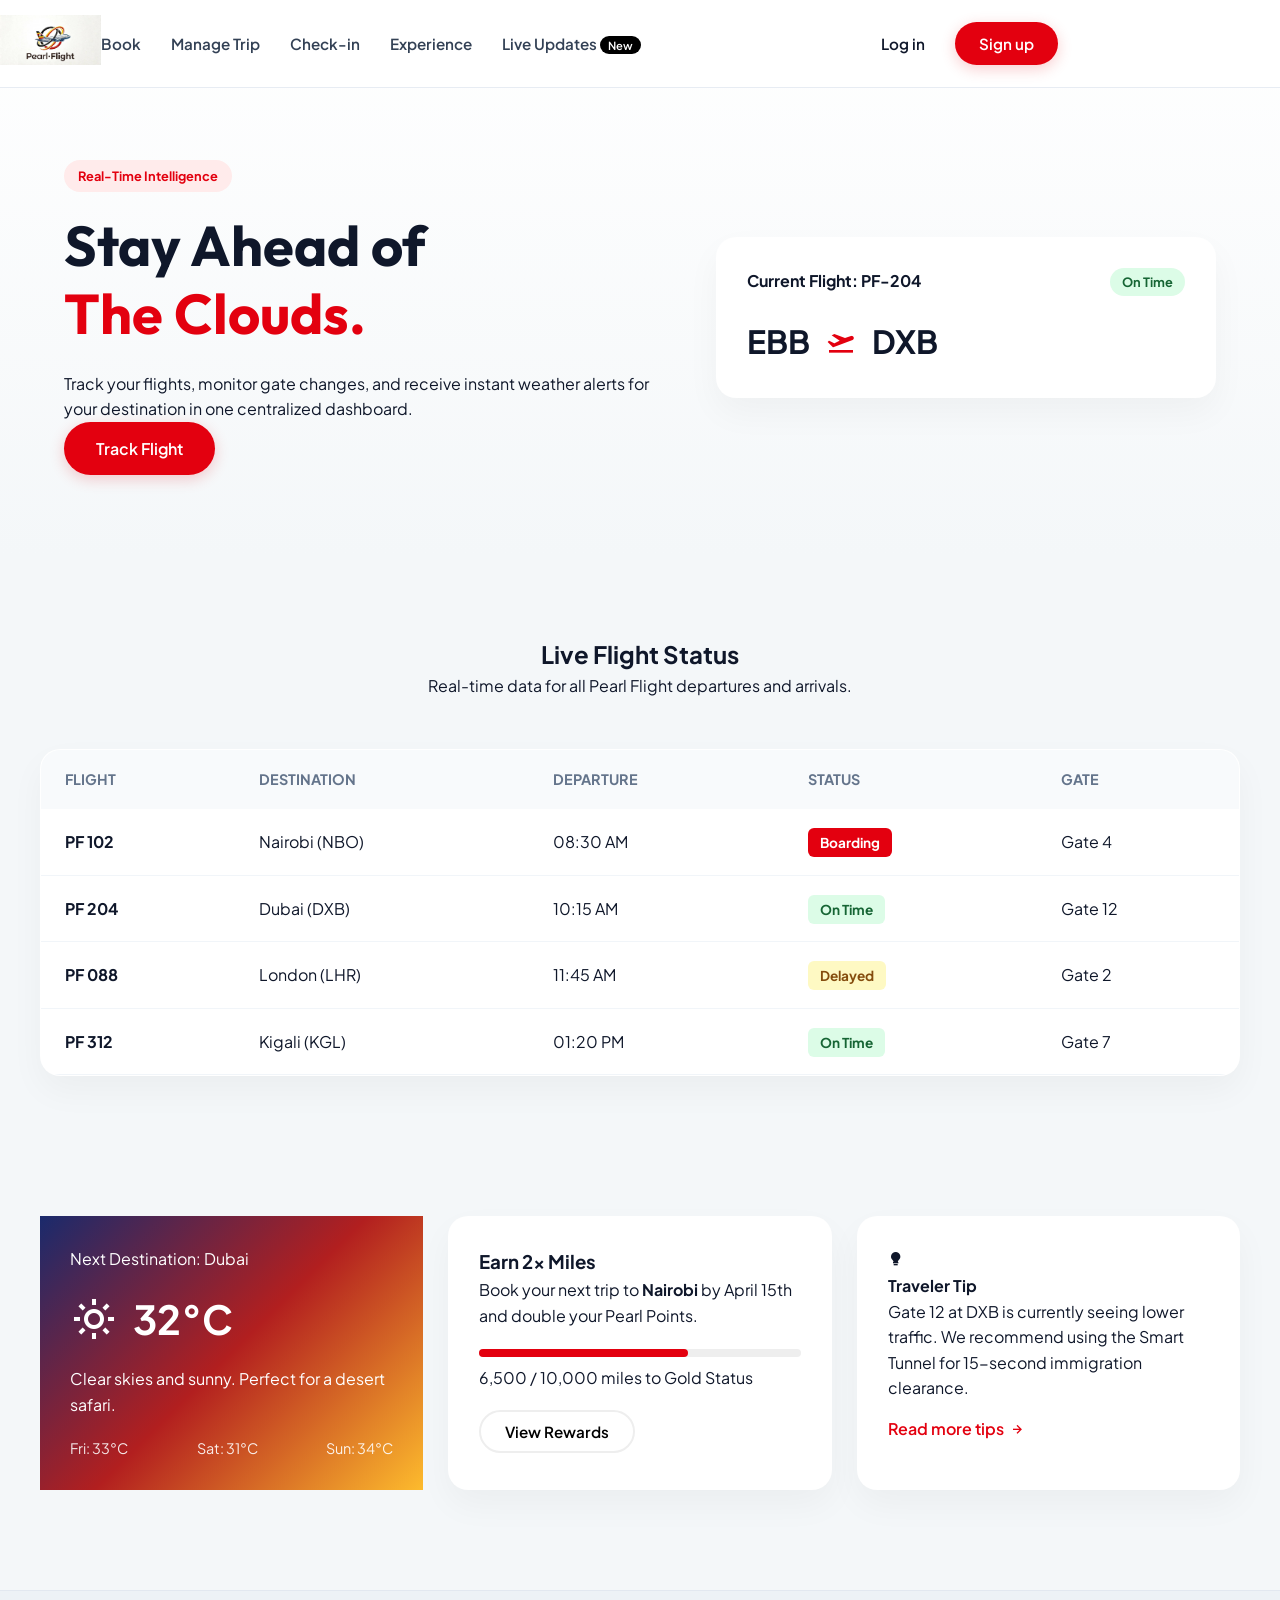
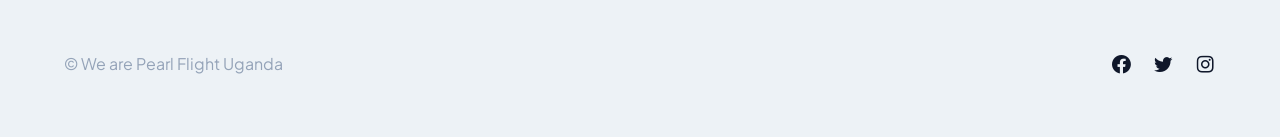
<file: index.html>
<!DOCTYPE html>
<html lang="en">
<head>
    <meta charset="UTF-8">
    <meta name="viewport" content="width=device-width, initial-scale=1.0">
    <title>Pearl Flight | Live Updates</title>
    <link href="https://fonts.googleapis.com/css2?family=Outfit:wght@500;700&family=Plus+Jakarta+Sans:wght@400;600&display=swap" rel="stylesheet">
    <link href='https://unpkg.com/boxicons@2.1.4/css/boxicons.min.css' rel='stylesheet'>
    <link rel="stylesheet" href="index.css">
</head>
<body>
    
    <nav class="navbar">
    <div class="nav-top">
        <a href="#" class="logo">
            <img href="index.html" src="logo.png" alt="Pearl Flight Logo" class="logo-img">
        </a>
        <ul class="nav-pages">
            <li><a href="booking.html">Book</a></li>
            <li><a href="manage.html">Manage Trip</a></li>
            <li><a href="checkin.html">Check-in</a></li>
            <li><a href="experience.html">Experience</a></li>
            <li><a href="#updates">Live Updates <span class="badge pulse">New</span></a></li>
        </ul>
        <div class="nav-buttons container">
            <button class="btn btn-text">Log in</button>
            <button class="btn btn-primary">Sign up</button>
        </div>
        </div>
</nav>

    <header class="top-head">
        <div class="container top-head-grid">
            <div class="top-head-text">
                <span class="top-head-tag">Real-Time Intelligence</span>
                <h1>Stay Ahead of <br><span class="text-red">The Clouds.</span></h1>
                <p>Track your flights, monitor gate changes, and receive instant weather alerts for your destination in one centralized dashboard.</p>
                <div class="top-head-btns">
                    <button class="btn btn-primary btn-lg">Track Flight</button>
                </div>
            </div>
            <div class="top head-visual">
                <div class="status-preview-card">
                    <div class="card-header">
                        <span>Current Flight: PF-204</span>
                        <span class="status-tag">On Time</span>
                    </div>
                    <div class="flight-path">
                        <strong>EBB</strong> <i class='bx bxs-plane-take-off'></i> <strong>DXB</strong>
                    </div>
                </div>
            </div>
        </div>
    </header>

    <section id="updates" class="updates-section container">
        <div class="section-header">
            <h2>Live Flight Status</h2>
            <p>Real-time data for all Pearl Flight departures and arrivals.</p>
        </div>

        <div class="updates-container">
            <div class="table-wrapper">
                <table class="status-table">
                    <thead>
                        <tr>
                            <th>Flight</th>
                            <th>Destination</th>
                            <th>Departure</th>
                            <th>Status</th>
                            <th>Gate</th>
                        </tr>
                    </thead>
                    <tbody>
                        <tr>
                            <td><strong>PF 102</strong></td>
                            <td>Nairobi (NBO)</td>
                            <td>08:30 AM</td>
                            <td><span class="status boarding">Boarding</span></td>
                            <td>Gate 4</td>
                        </tr>
                        <tr>
                            <td><strong>PF 204</strong></td>
                            <td>Dubai (DXB)</td>
                            <td>10:15 AM</td>
                            <td><span class="status ontime">On Time</span></td>
                            <td>Gate 12</td>
                        </tr>
                        <tr>
                            <td><strong>PF 088</strong></td>
                            <td>London (LHR)</td>
                            <td>11:45 AM</td>
                            <td><span class="status delayed">Delayed</span></td>
                            <td>Gate 2</td>
                        </tr>
                        <tr>
                            <td><strong>PF 312</strong></td>
                            <td>Kigali (KGL)</td>
                            <td>01:20 PM</td>
                            <td><span class="status ontime">On Time</span></td>
                            <td>Gate 7</td>
                        </tr>
                    </tbody>
                </table>
            </div>
        </div>
    </section>

    <section class="insights-section container">
        <div class="insights-grid">
            <div class="insight-card weather-card">
                <div class="card-label">Next Destination: Dubai</div>
                <div class="weather-main">
                    <i class='bx bx-sun'></i>
                    <span class="temp">32°C</span>
                </div>
                <p>Clear skies and sunny. Perfect for a desert safari.</p>
                <div class="weather-forecast">
                    <span>Fri: 33°C</span>
                    <span>Sat: 31°C</span>
                    <span>Sun: 34°C</span>
                </div>
            </div>

            <div class="insight-card loyalty-card">
                <h3>Earn 2x Miles</h3>
                <p>Book your next trip to <strong>Nairobi</strong> by April 15th and double your Pearl Points.</p>
                <div class="loyalty-progress">
                    <div class="progress-bar"><div class="fill" style="width: 65%;"></div></div>
                    <span>6,500 / 10,000 miles to Gold Status</span>
                </div>
                <button class="btn btn-outline">View Rewards</button>
            </div>

            <div class="insight-card tip-card">
                <div class="card-icon"><i class='bx bxs-bulb'></i></div>
                <h4>Traveler Tip</h4>
                <p>Gate 12 at DXB is currently seeing lower traffic. We recommend using the Smart Tunnel for 15-second immigration clearance.</p>
                <a href="#" class="link-text">Read more tips <i class='bx bx-right-arrow-alt'></i></a>
            </div>
        </div>
    </section>

    <footer>
        <div class="container footer-content">
            <p>&copy; We are Pearl Flight Uganda</p>
            <div class="social-links">
                <i class='bx bxl-facebook-circle'></i>
                <i class='bx bxl-twitter'></i>
                <i class='bx bxl-instagram'></i>
            </div>
        </div>
    </footer>

</body>
</html>
</file>
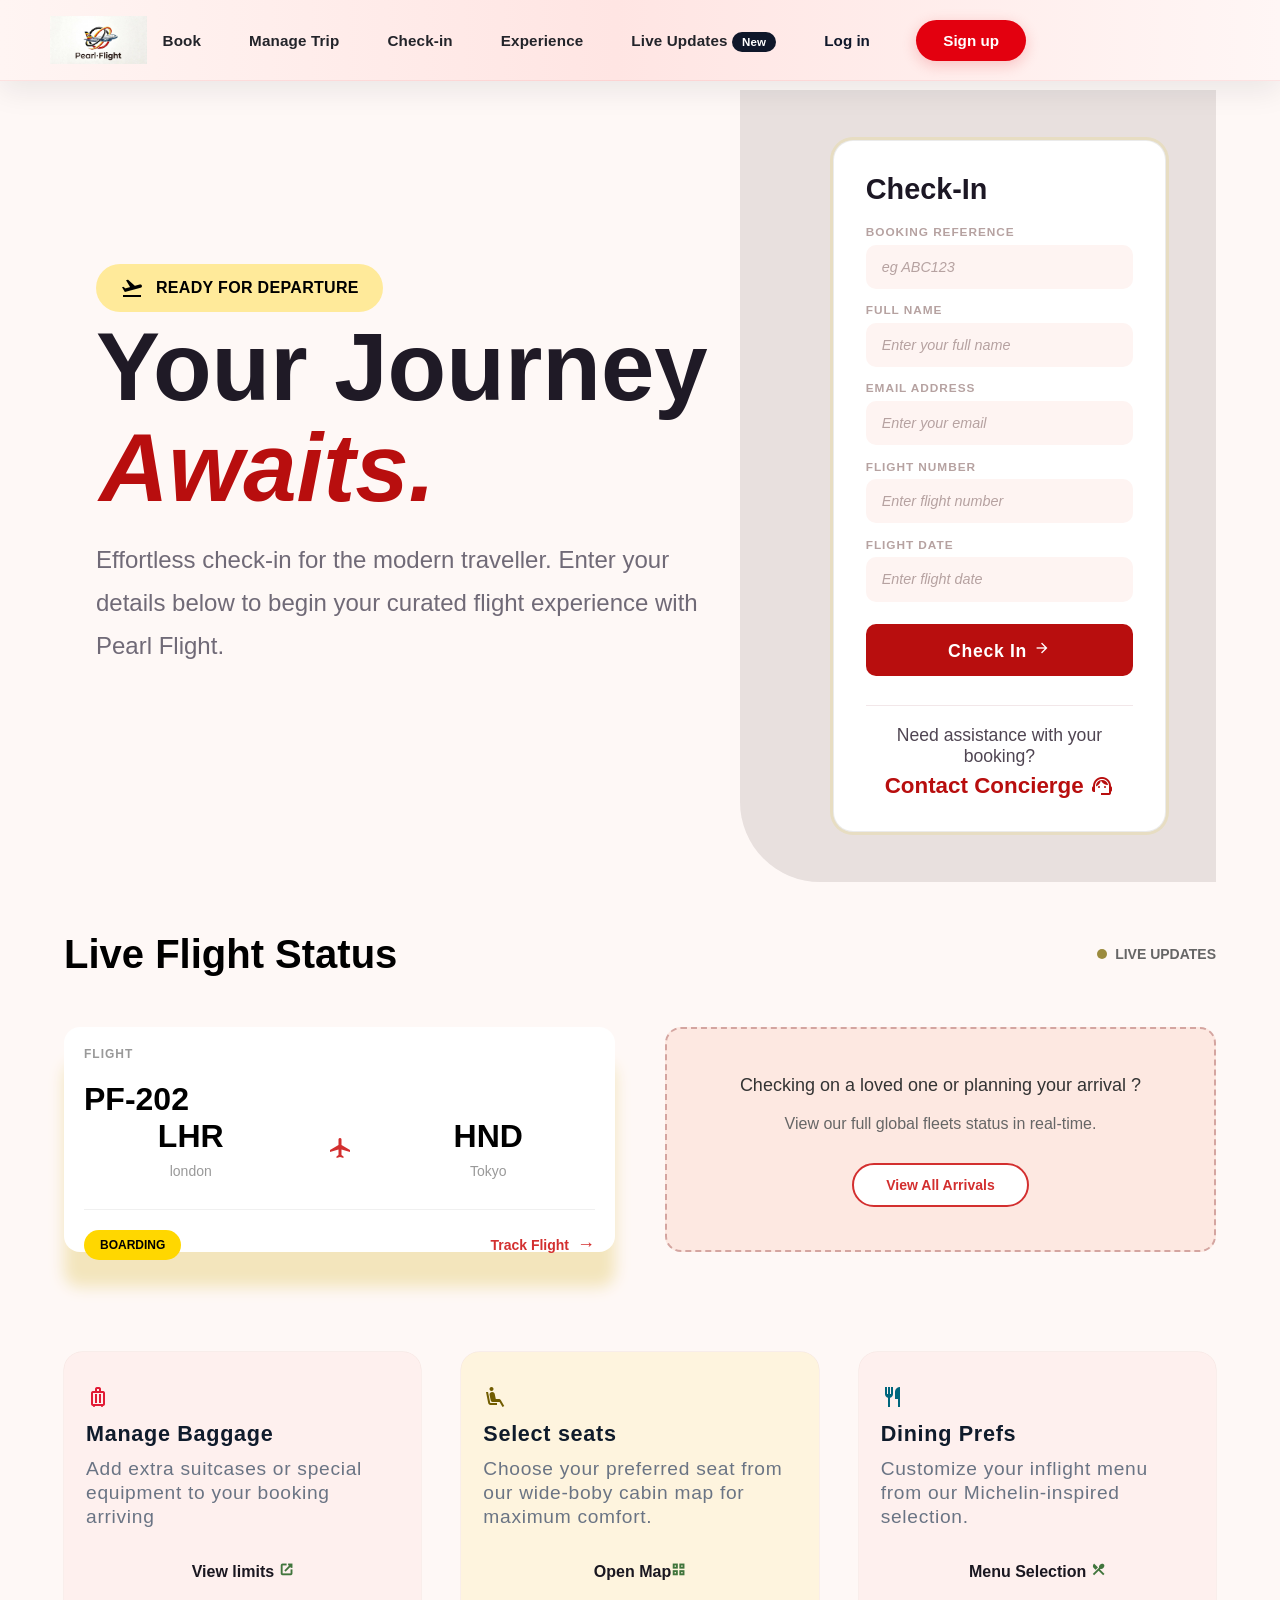
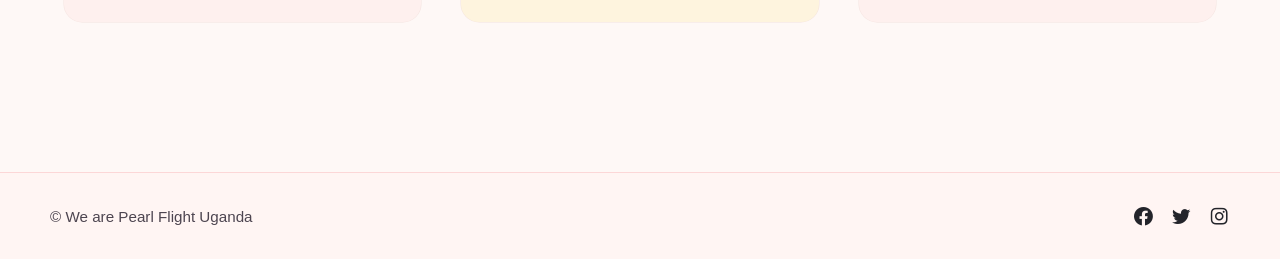
<file: checkin.html>
<!DOCTYPE html>
<html lang="en">
<head>
  <meta charset="UTF-8">
  <meta name="viewport" content="width=device-width, initial-scale=1.0">
  <title>Check-in</title>
  <link href="https://fonts.googleapis.com/css2?family=Material+Symbols+Outlined" rel="stylesheet" />
  <link href='https://unpkg.com/boxicons@2.1.4/css/boxicons.min.css' rel='stylesheet'>
  <link rel="stylesheet" href="checkin.css">
</head>
<body>
  <!-- NAVBAR -->
  <nav class="navbar">
    <div class="nav-top">
        <a href="#" class="logo">
            <img href="index.html" src="logo.png" alt="Pearl Flight Logo" class="logo-img">
        </a>
        <ul class="nav-pages">
            <li><a href="booking.html">Book</a></li>
            <li><a href="manage.html">Manage Trip</a></li>
            <li><a href="checkin.html">Check-in</a></li>
            <li><a href="experience.html">Experience</a></li>
            <li><a href="#updates">Live Updates <span class="badge pulse">New</span></a></li>
        </ul>
        <div class="nav-buttons container">
            <button class="btn btn-text">Log in</button>
            <button class="btn btn-primary">Sign up</button>
        </div>
        </div>
</nav>

<section class="main-content">
   <!-- INTRO AND FORM -->
  <section class="intro-container ">
    <!-- intro -->
    <div class="intro">
      <div class="intro-content">
        <div class="ready-badge">
          <span class="material-symbols-outlined">
            flight_takeoff
          </span>
          <span class="subtitle">
            Ready for departure
          </span>
        </div>
        <h1 class="title">
          Your Journey <br>
          <span class="highlight">Awaits.</span>
        </h1>
        <p class="description">
          Effortless check-in for the modern traveller. Enter your details below to begin your curated flight experience with Pearl Flight.
        </p>
      </div>
    </div>

    <!-- form -->
    <div class="form-container">
      <div class="form-card">
        <h3 class="form-title">Check-In</h3>
        <form class="checkin-form">
          <div class="form-group">
            <label for="reference">BOOKING REFERENCE</label>
            <input type="text" id="reference" name="reference" placeholder="eg ABC123" pattern="[A-Z0-9]{6}" required>
          </div>
          <div class="form-group">
            <label for="full-name">FULL NAME</label>
            <input type="text" id="full-name" name="full-name" placeholder="Enter your full name">
          </div>
          <div class="form-group">
            <label for="email">EMAIL ADDRESS</label>
            <input type="email" id="email" name="email" placeholder="Enter your email" required>
          </div>
          <div class="form-group">
            <label for="flight-number">FLIGHT NUMBER</label>
            <input type="text" id="flight-number" name="flight-number" pattern="[A-Z0-9]{2,3}\d{1,4}" placeholder="Enter flight number">
          </div>
          <div class="form-group">
            <label for="flight-date">FLIGHT DATE</label>
            <input type="text" id="flight-date" name="flight-date" placeholder="Enter flight date">
          </div>
          <button type="submit" class="submit-btn">Check In
            <span class="material-symbols-outlined arrow">arrow_forward</span>
          </button>
        </form>
        <!-- support -->
        <div class="support">
          <p class="support-text">Need assistance with your booking?</p>
          <a href="#" class="support-link">Contact Concierge <span class="material-symbols-outlined">support_agent</span></a>
        </div>
      </div>
    </div>
  </section>

  <!-- LIVE FLIGHT STATUS -->
  <section class="container">
    <div class="header">
      <h2 class="title">
        Live Flight Status
      </h2>
      <!-- Live updates -->
      <div class="live-badge">
        <span class="live-dot"></span>
        <span>LIVE UPDATES</span>
      </div>
    </div>

    <div class="content">
      <div class="flight-card">
        <div class="flight-label">FLIGHT</div>
        <div class="flight-number">PF-202</div>

        <div class="flight-route">
          <div class="location">
            <div class="location-code">LHR</div>
            <div class="location-name">london</div>
          </div>

          <span class="material-symbols-outlined flight-icon">
            flight
          </span>

          <div class="location">
            <div class="location-code">HND</div>
            <div class="location-name">Tokyo</div>
          </div>
        </div>

        <div class="flight-status">
          <span class="boarding-badge">BOARDING</span>
          <a href="#" class="track-link">
            Track Flight <span class="arrow">→</span>
          </a>
        </div>
      </div>
      <!-- Flights info -->
      <div class="info-box">
        <p class="info-text">Checking on a loved one or planning your arrival ?</p>
        <p class="info-subtext">View our full global fleets status in real-time.</p>
        <button class="view-all-btn">View All Arrivals</button>
      </div>
    </div>
  </section>

  <!-- THIRD SECTION -->
  <section class="service-cards">
    <!-- card 1 -->
    <article class="card">
      <div class="card-head">
        <span class="material-symbols-outlined luggage">luggage</span>
        <h3>Manage Baggage</h3>
        <p>Add extra suitcases or special equipment to your booking arriving</p>
      </div>
      <div class="card-footer">
        View limits <span class="material-symbols-outlined new">open_in_new</span>
      </div>
    </article>

    <!-- card 2 -->
    <article class="card">
      <div class="card-head">
        <span class="material-symbols-outlined seat">airline_seat_recline_extra</span>
        <h3>Select seats</h3>
        <p>Choose your preferred seat from our wide-boby cabin map for maximum comfort.</p>
      </div>
      <div class="card-footer">
        Open Map<span class="material-symbols-outlined view">grid_view</span>
      </div>
    </article>

    <!-- card 3 -->
    <article class="card">
      <div class="card-head">
        <span class="material-symbols-outlined cutlery">restaurant</span>
        <h3>Dining Prefs</h3>
        <p>Customize your inflight menu from our Michelin-inspired selection.</p>
      </div>
      <div class="card-footer">
        Menu Selection <span class="material-symbols-outlined menu">restaurant_menu</span>
      </div>
    </article>
  </section>
</section>

<!-- FOOTER -->
 <footer>
    <div class="container footer-content">
        <p>&copy; We are Pearl Flight Uganda</p>
        <div class="social-links">
            <i class='bx bxl-facebook-circle'></i>
            <i class='bx bxl-twitter'></i>
            <i class='bx bxl-instagram'></i>
        </div>
    </div>
</footer>
 
</body>
</html>
</file>
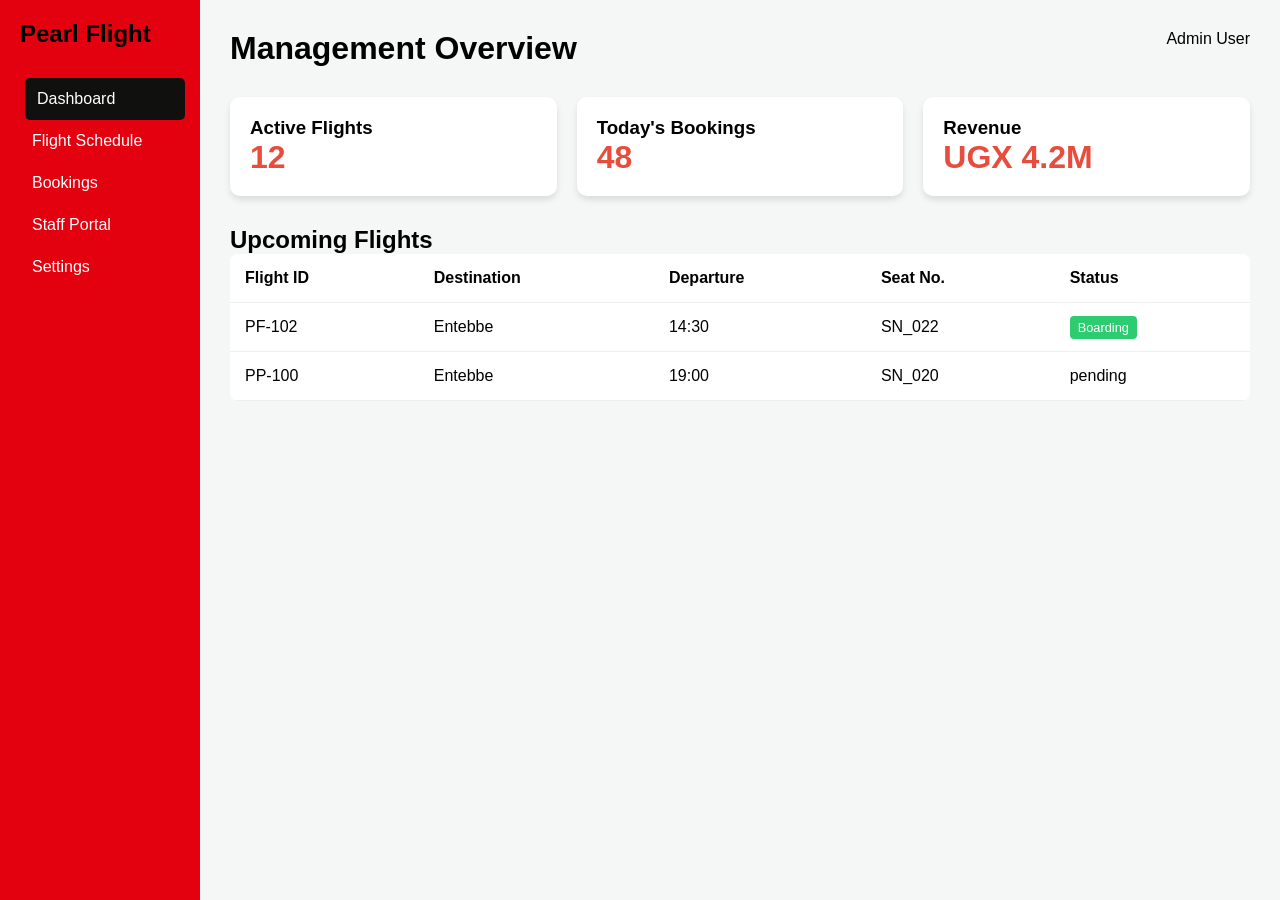
<file: manage.html>
<!DOCTYPE html>
<html lang="en">
<head>
    <meta charset="UTF-8">
    <meta name="viewport" content="width=device-width, initial-scale=1.0">
    <title>Pearl Flight - Management</title>
    <link rel="stylesheet" href="manage.css">
</head>
<body>
    <div class="dashboard-container">
        <aside class="sidebar">
            <div class="logo">Pearl Flight</div>
            <nav>
                <ul>
                    <li><a href="#" class="active">Dashboard</a></li>
                    <li><a href="#">Flight Schedule</a></li>
                    <li><a href="#">Bookings</a></li>
                    <li><a href="#">Staff Portal</a></li>
                    <li><a href="#">Settings</a></li>
                </ul>
            </nav>
        </aside>

        <main class="main-content">
            <header>
                <h1>Management Overview</h1>
                <div class="user-profile">Admin User</div>
            </header>

            <section class="stats-grid">
                <div class="card">
                    <h3>Active Flights</h3>
                    <p class="number">12</p>
                </div>
                <div class="card">
                    <h3>Today's Bookings</h3>
                    <p class="number">48</p>
                </div>
                <div class="card">
                    <h3>Revenue</h3>
                    <p class="number">UGX 4.2M</p>
                </div>
            </section>

            <section class="table-section">
                <h2>Upcoming Flights</h2>
                <table>
                    <thead>
                        <tr>
                            <th>Flight ID</th>
                            <th>Destination</th>
                            <th>Departure</th>
                            <th>Seat No.</th>
                            <th>Status</th>
                        </tr>
                    </thead>
                    <tbody>
                        <tr>
                            <td>PF-102</td>
                            <td>Entebbe</td>
                            <td>14:30</td>
                            <td>SN_022</td>
                            <td><span class="status boarding">Boarding</span></td>
                        </tr>
                        <tr>
                            <td>PP-100</td>
                            <td>Entebbe</td>
                            <td>19:00</td>
                            <td>SN_020</td>
                            <td>pending</td>
                        </tr>
                    </tbody>
                </table>
            </section>
        </main>
    </div>
</body>
</html>
</file>
<file: index.css>
* {
    margin: 0;
    padding: 0;
    box-sizing: border-box;
}

body {
    font-family: 'Plus Jakarta Sans', sans-serif;
    background-color: #f4f7f9; 
    color: #0F172A;
    line-height: 1.6;
}

.container {
    max-width: 1200px;
    margin: 0 auto;
    padding: 0 24px;
}

.navbar {
    position: fixed;
    top: 0;
    width: 100%;
    z-index: 1000;
    background: rgba(255, 255, 255, 0.9); 
    backdrop-filter: blur(12px); 
    -webkit-backdrop-filter: blur(12px);
    padding: 15px 0;
    border-bottom: 1px solid rgba(226, 232, 240, 0.8);
}

.nav-top {
    display: flex;
    justify-content: space-between;
    align-items: center;
}

.logo-img {
    height: 50px;
    width: auto;
}

.nav-pages {
    display: flex;
    list-style: none;
    gap: 30px;
}

.nav-pages a {
    text-decoration: none;
    color: #334155;
    font-weight: 600;
    font-size: 0.95rem;
    transition: 0.3s;
}

.nav-pages a:hover { color: #E3000F; }

.nav-buttons {
    display: flex;
    align-items: center;
    gap: 12px;
}

.badge {
    background: #000000;
    color: white;
    font-size: 0.7rem;
    padding: 2px 8px;
    border-radius: 10px;
}

.pulse { animation: pulse-red 2s infinite; }

@keyframes pulse-red {
    0% { box-shadow: 0 0 0 0 rgba(227, 0, 15, 0.7); }
    70% { box-shadow: 0 0 0 10px rgba(227, 0, 15, 0); }
    100% { box-shadow: 0 0 0 0 rgba(227, 0, 15, 0); }
}

.top-head {
    padding: 160px 0 80px;
    background: linear-gradient(180deg, #ffffff 0%, #f4f7f9 100%);
}

.top-head-grid {
    display: grid;
    grid-template-columns: 1.1fr 0.9fr;
    gap: 40px;
    align-items: center;
}

.top-head-tag {
    display: inline-block;
    padding: 6px 14px;
    background: #ffebeb;
    color: #E3000F;
    border-radius: 20px;
    font-weight: 700;
    font-size: 0.8rem;
    margin-bottom: 20px;
}

.top-head-text h1 {
    font-family: 'Outfit', sans-serif;
    font-size: 3.5rem;
    line-height: 1.2;
    margin-bottom: 24px;
}

.text-red { color: #E3000F; }

/* Cards & Containers - White "Pop" on Calm BG */
.status-preview-card, 
.table-wrapper, 
.insight-card:not(.weather-card) {
    background: #ffffff;
    border-radius: 20px;
    box-shadow: 0 15px 35px rgba(0, 0, 0, 0.04);
    border: 1px solid rgba(255, 255, 255, 0.8);
}

.status-preview-card {
    padding: 30px;
}

.card-header {
    display: flex;
    justify-content: space-between;
    margin-bottom: 20px;
    font-weight: 700;
}

.status-tag {
    background: #dcfce7;
    color: #166534;
    padding: 4px 12px;
    border-radius: 15px;
    font-size: 0.8rem;
}

.flight-path {
    font-size: 2rem;
    display: flex;
    align-items: center;
    gap: 15px;
}

.flight-path i { color: #E3000F; }

/* Live Updates Table */
.updates-section { padding: 80px 0; }
.section-header { text-align: center; margin-bottom: 50px; }

.table-wrapper {
    overflow: hidden;
}

.status-table {
    width: 100%;
    border-collapse: collapse;
    text-align: left;
}

.status-table th {
    background: #f8fafc;
    padding: 18px 24px;
    font-weight: 700;
    color: #64748B;
    font-size: 0.9rem;
    text-transform: uppercase;
}

.status-table td {
    padding: 20px 24px;
    border-bottom: 1px solid #f1f5f9;
}

/* Status Labels */
.status {
    padding: 6px 12px;
    border-radius: 6px;
    font-size: 0.85rem;
    font-weight: 700;
}

.boarding { background: #E3000F; color: white; }
.ontime { background: #dcfce7; color: #166534; }
.delayed { background: #fef9c3; color: #854d0e; }

/* Buttons & Interactive Elements */
.btn {
    padding: 12px 24px;
    border-radius: 50px; /* Modern Pill Shape */
    font-weight: 600;
    cursor: pointer;
    border: none;
    transition: all 0.3s cubic-bezier(0.4, 0, 0.2, 1);
    font-family: 'Plus Jakarta Sans', sans-serif;
    font-size: 0.95rem;
}

.btn-primary { 
    background: #E3000F; 
    color: white; 
    box-shadow: 0 4px 15px rgba(227, 0, 15, 0.2);
}

.btn-primary:hover {
    background: #c2000d;
    transform: translateY(-2px);
    box-shadow: 0 6px 20px rgba(227, 0, 15, 0.3);
}

.btn-text {
    background: transparent;
    color: #0F172A;
    padding: 12px 18px;
}

.btn-text:hover {
    color: #E3000F;
    background: rgba(227, 0, 15, 0.05);
}

.btn-lg { padding: 16px 32px; font-size: 1rem; }

.btn-outline {
    background: transparent;
    border: 2px solid #eee;
    padding: 10px 24px;
    border-radius: 50px;
}

.btn-outline:hover {
    border-color: #E3000F;
    color: #E3000F;
}

/* Insights Section */
.insights-section {
    padding: 60px 0 100px;
}

.insights-grid {
    display: grid;
    grid-template-columns: repeat(auto-fit, minmax(300px, 1fr));
    gap: 25px;
}

.insight-card {
    padding: 30px;
    transition: transform 0.3s ease;
}

.insight-card:hover {
    transform: translateY(-5px);
}

.weather-card {
    background: linear-gradient(135deg, #1a2a6c, #b21f1f, #fdbb2d);
    color: white;
    border: none;
}

.weather-main {
    display: flex;
    align-items: center;
    gap: 15px;
    margin: 15px 0;
}

.weather-main i { font-size: 3rem; }
.weather-main .temp { font-size: 2.5rem; font-weight: 700; }

.weather-forecast {
    display: flex;
    justify-content: space-between;
    margin-top: 20px;
    font-size: 0.9rem;
    opacity: 0.9;
}

.loyalty-progress { margin: 20px 0; }

.progress-bar {
    background: #eee;
    height: 8px;
    border-radius: 10px;
    margin-bottom: 8px;
}

.progress-bar .fill {
    background: #E3000F;
    height: 100%;
    border-radius: 10px;
}

.link-text {
    color: #E3000F;
    text-decoration: none;
    font-weight: 600;
    display: inline-flex;
    align-items: center;
    gap: 5px;
    margin-top: 15px;
}

/* Footer */
footer {
    padding: 60px 0;
    background: #edf2f6; 
    border-top: 1px solid #e2e8f0;
}

.footer-content {
    display: flex;
    justify-content: space-between;
    align-items: center;
    color: #94A3B8;
}

.social-links {
    display: flex;
    gap: 20px;
    font-size: 1.4rem;
    color: #0F172A;
}

/* Responsive */
@media (max-width: 992px) {
    .nav-pages { display: none; } 
    .top-head-grid { grid-template-columns: 1fr; text-align: center; }
    .top-head-text h1 { font-size: 2.8rem; }
    .top-head-text p { margin: 0 auto 30px; }
    .top-head-btns { display: flex; justify-content: center; }
}

@media (max-width: 480px) {
    .nav-buttons { display: none; } 
}
</file>
<file: checkin.css>
* {
  box-sizing: border-box;
  margin: 0;
  padding: 0;
}

:root {
  --bg: #f8f6f3;
  --panel: #ffffff;
  --primary: #b80e0e;
  --primary-dark: #8f0b0b;
  --text: #1a1720;
  --muted: #706a77;
  --border: rgba(0, 0, 0, 0.08);
  --shadow: 0 16px 30px rgba(26, 23, 32, 0.15);
}

html, body {
  height: 100%;
  font-family: 'Segoe UI', 'Roboto', 'Helvetica Neue', Arial, sans-serif;
  color: var(--text);
  place-items: center;
  min-height: 100vh;
  background-color: #FEF8F6;
}

.navbar {
    position: fixed;
    top: 0;
    left: 0;
    right: 0;
    z-index: 1000;
    background: linear-gradient(90deg, #fff5f3 0%, #ffe5e3 48%, #fff6f5 100%);
    border-bottom: 1px solid rgba(227, 0, 15, 0.08);
    padding: 16px 0;
    box-shadow: 0 10px 30px rgba(15, 23, 42, 0.08);
}

.nav-top {
    width: min(1180px, 94%);
    margin: 0 auto;
    display: flex;
    justify-content: space-between;
    align-items: center;
    gap: 1rem;
}

.logo {
    display: flex;
    align-items: center;
}

.logo-img {
    height: 48px;
    width: auto;
}

.nav-pages {
    display: flex;
    flex-wrap: nowrap;
    list-style: none;
    gap: 48px;
    align-items: center;
}

.nav-pages li {
    display: inline-flex;
    flex-wrap: nowrap;
    width: max-content;
}

.nav-pages a {
    text-decoration: none;
    flex-wrap: nowrap;
    color: #23242a;
    font-weight: 600;
    font-size: 0.95rem;
    letter-spacing: 0.01em;
    transition: color 0.25s ease, transform 0.25s ease;
}

.nav-pages a:hover,
.nav-pages a.active {
    color: #E3000F;
    transform: translateY(-1px);
}

.nav-buttons {
    display: flex;
    align-items: center;
    gap: 14px;
}

.nav-buttons .btn {
    min-width: 110px;
}

.badge {
    background: #0F172A;
    color: white;
    font-size: 0.72rem;
    padding: 4px 10px;
    border-radius: 999px;
    letter-spacing: 0.01em;
}

.pulse { animation: pulse-red 2s infinite; }

@keyframes pulse-red {
    0% { box-shadow: 0 0 0 0 rgba(227, 0, 15, 0.7); }
    70% { box-shadow: 0 0 0 10px rgba(227, 0, 15, 0); }
    100% { box-shadow: 0 0 0 0 rgba(227, 0, 15, 0); }
}

.top-head {
    padding: 160px 0 80px;
    background: linear-gradient(180deg, #ffffff 0%, #f4f7f9 100%);
}

.top-head-grid {
    display: grid;
    grid-template-columns: 1.1fr 0.9fr;
    gap: 40px;
    align-items: center;
}

.top-head-tag {
    display: inline-block;
    padding: 6px 14px;
    background: #ffebeb;
    color: #E3000F;
    border-radius: 20px;
    font-weight: 700;
    font-size: 0.8rem;
    margin-bottom: 20px;
}

.top-head-text h1 {
    font-family: 'Outfit', sans-serif;
    font-size: 3.5rem;
    line-height: 1.2;
    margin-bottom: 24px;
}

.text-red { color: #E3000F; }

/* Buttons & Interactive Elements */
.btn {
    padding: 12px 24px;
    border-radius: 50px; /* Modern Pill Shape */
    font-weight: 600;
    cursor: pointer;
    border: none;
    transition: all 0.3s cubic-bezier(0.4, 0, 0.2, 1);
    font-family: 'Plus Jakarta Sans', sans-serif;
    font-size: 0.95rem;
}

.btn-primary { 
    background: #E3000F; 
    color: white; 
    box-shadow: 0 4px 15px rgba(227, 0, 15, 0.2);
}

.btn-primary:hover {
    background: #c2000d;
    transform: translateY(-2px);
    box-shadow: 0 6px 20px rgba(227, 0, 15, 0.3);
}

.btn-text {
    background: transparent;
    color: #0F172A;
    padding: 12px 18px;
}

.btn-text:hover {
    color: #E3000F;
    background: rgba(227, 0, 15, 0.05);
}

.btn-lg { padding: 16px 32px; font-size: 1rem; }

.btn-outline {
    background: transparent;
    border: 2px solid #eee;
    padding: 10px 24px;
    border-radius: 50px;
}

.btn-outline:hover {
    border-color: #E3000F;
    color: #E3000F;
}

/* CHECKIN SECTION */
.container {
  width: 90vw;
  margin: 0 auto;
  align-items: center;
}

.intro-container {
  display: flex;
  flex-direction: row;
  width: 90vw;
  margin: 0 auto;
  align-items: center;
}

.main-content {
  background-color: #FEF8F6;
  padding: 50px 0;
}

/* Left intro text */
.intro {
  padding: 2rem;
}

.intro .badge {
  display: inline-block;
  background: #ffea9a;
  color: #5d4719;
  font-weight: 700;
  padding: 0.35rem 0.8rem;
  border-radius: 999px;
  margin-bottom: 1rem;
  font-size: 0.85rem;
  letter-spacing: 0.02em;
}

.intro .subtitle {
  display: block;
  color: #444049;
  margin-top: 0.8rem;
  margin-bottom: 1rem;
  font-weight: 600;
  font-size: 1rem;
  letter-spacing: 0.02em;
}

.intro .title {
  font-size: clamp(6rem, 5vw, 5rem);
  line-height: 1.05;
  font-weight: 800;
  margin-top: 0.3rem;
  color: #1f1a26;
}

.intro .title .highlight {
  color: var(--primary);
  display: inline-block;
  margin-left: 0.2rem;
  font-size: clamp(6rem, 4vw, 4rem);
  font-style: italic;
}

.intro .description {
  margin-top: 1.2rem;
  color: var(--muted);
  font-size: 24px;
  line-height: 1.8;
}

/* Right form card */

.form-container {
  width: 80vw;
  background-color: #E8E0DE;
  justify-content: center;
  margin: 40px 0 0 0;
  border-bottom-left-radius: 5rem;
}

.form-card {
  width: 70%;
  background: var(--panel);
  border: 1px solid var(--border);
  border-radius: 20px;
  /* box-shadow: var(--shadow); */
  box-shadow: 0 0 0 3px #E7DDC2;
  padding: 2rem;
  overflow: hidden;
  margin: 50px 50px 50px auto;
}

.form-card .form-title {
  font-size: 1.8rem;
  margin-bottom: 1.2rem;
  color: #1c1724;
  font-weight: 700;
}

.checkin-form {
  display: grid;
  gap: 0.9rem;
}

.checkin-form .form-group {
  display: grid;
  gap: 0.35rem;
}

label {
  font-size: 0.74rem;
  color: #B6A2A1;
  font-weight: 600;
  letter-spacing: 0.08em;
  text-transform: uppercase;
} 

input {
  width: 100%;
  padding: 0.88rem 1rem;
  border-radius: 10px;
  border: #ecdee4;
  background: #fef4f2;
  color: #2b2531;
  font-size: 0.9rem;
  transition: border-color 0.2s ease, box-shadow 0.2s ease;
}

input:focus {
  outline: none;
  border-color: var(--primary);
  box-shadow: 0 0 0 2px #FCD70C;
}

input::placeholder {
  color: #b6a2a1;
  font-style: italic;
}

.submit-btn {
  margin-top: 0.5rem;
  background: var(--primary);
  color: #fff;
  border: 0;
  font-size: 1.1rem;
  font-weight: 700;
  letter-spacing: 0.04em;
  padding: 0.92rem 1rem;
  border-radius: 10px;
  cursor: pointer;
  transition: transform 0.2s ease, background-color 0.2s ease;
}

.submit-btn:hover {
  background: #FF0018;
  transform: translateY(-1px);
}

.checkin-form .form-group:last-child {
  margin-top: 0.4rem;
}

.arrow {
  font-size: 1.2rem;
  font-weight: 400;
  align-self: center;
}

.support {
  margin-top: 1.8rem;
  border-top: 1px solid #f2e7e9;
  padding-top: 1.2rem;
  text-align: center;
}

.support-text {
  font-size: 1.1rem;
  color: #4f4552;
  margin-bottom: 0.35rem;
}

.support-link {
  display: inline-flex;
  align-items: center;
  gap: 0.4rem;
  font-size: 1.4rem;
  font-weight: 700;
  color: var(--primary);
  text-decoration: none;
}

.support-link:hover {
  color: var(--primary-dark);
}

.support-icon {
  font-size: 1.2rem;
}

/* Ready for departure badge */
.ready-badge {
  display: inline-flex;
  align-items: center;
  gap: 0.75rem;
  background: #ffea9a;
  color: #000;
  padding: 0.75rem 1.5rem;
  border-radius: 999px;
  font-weight: 700;
  font-size: 1rem;
  letter-spacing: 0.02em;
  text-transform: uppercase;
}

.ready-badge .material-symbols-outlined {
  font-size: 1.5rem;
  font-weight: 400;
}

.ready-badge .subtitle {
  margin: 0;
  font-weight: 700;
  font-size: 1rem;
  color: #000;
}

.submit-btn + .help {
  font-size: 0.85rem;
  margin-top: 0.8rem;
  text-align: center;
  color: #67606b;
}

/* LIVE FLIGHT STATUS */

.header {
    display: flex;
    justify-content: space-between;
    align-items: center;
    margin-bottom: 50px;
    margin-top: 50px;
}

.title {
    font-size: 40px;
    font-weight: 700;
    color: #000;
}

.live-badge {
    display: flex;
    align-items: center;
    gap: 8px;
    font-size: 14px;
    font-weight: 600;
    color: #666;
}

.live-dot {
    width: 10px;
    height: 10px;
    background-color: #9b8b3d;
    border-radius: 50%;
}

.content {
    display: grid;
    grid-template-columns: 0.5fr 0.5fr;
    gap: 50px;
}

.flight-card {
    height: 25vh;
    background: white;
    border-radius: 16px;
    padding: 20px;
    box-shadow: 0 35px 15px #F3E5BC;
}

.flight-label {
    font-size: 12px;
    font-weight: 600;
    color: #999;
    text-transform: uppercase;
    letter-spacing: 1px;
    margin-bottom: 20px;
}

.flight-number {
    font-size: 32px;
    font-weight: 700;
    color: #000;
}

.flight-route {
    display: grid;
    grid-template-columns: 1fr auto 1fr;
    align-items: center;
    gap: 30px;
    margin-bottom: 30px;
}

.location {
    text-align: center;
}

.location-code {
    font-size: 32px;
    font-weight: 700;
    color: #000;
    margin-bottom: 8px;
}

.location-name {
    font-size: 14px;
    color: #999;
}
.flight-icon {
     color:#d32f2f;
}
.flight-status {
    display: flex;
    justify-content: space-between;
    align-items: center;
    margin-top: 30px;
    padding-top: 20px;
    border-top: 1px solid #f0f0f0;
}

.boarding-badge {
    background-color: #ffd700;
    color: #000;
    padding: 8px 16px;
    border-radius: 24px;
    font-size: 12px;
    font-weight: 600;
}

.track-link {
    color: #d32f2f;
    text-decoration: none;
    font-weight: 600;
    font-size: 14px;
    display: flex;
    align-items: center;
    gap: 8px;
}

.track-link:hover {
    text-decoration: underline;
}

.arrow {
    font-size: 18px;
}

.info-box {
    background-color: #fde8e1;
    border: 2px dashed #d4a5a0;
    border-radius: 16px;
    padding: 40px;
    display: flex;
    flex-direction: column;
    justify-content: center;
    text-align: center;
}

.info-text {
    font-size: 18px;
    color: #333;
    margin-bottom: 16px;
    line-height: 1.5;
}

.info-subtext {
    font-size: 16px;
    color: #666;
    margin-bottom: 30px;
}

.view-all-btn {
    background-color: white;
    color: #d32f2f;
    border: 2px solid #d32f2f;
    padding: 12px 32px;
    border-radius: 24px;
    font-size: 14px;
    font-weight: 600;
    cursor: pointer;
    align-self: center;
    transition: all 0.3s ease;
}

.view-all-btn:hover {
    background-color: #d32f2f;
    color: white;
}

/* INFO_CARDS */
.service-cards {
  width: 90vw;
  margin: 100px auto;
  align-items: middle;
  justify-content: center;
  display: grid;
  grid-template-columns: repeat(3, 1.1fr);
  gap: 40px;
}

.card {
  background: #fff;
  border-radius: 18px;
  border: #f3e3df;
  overflow: hidden;
  padding: 20px 22px;
  display: grid;
  height: 30vh;
  place-items: center;
  box-shadow: 0 0 0 0.5px #f3e3df;
}

.card:nth-child(1),
.card:nth-child(3) {
  background: #FEF0EE;
}

.card:nth-child(1):hover,
.card:nth-child(3):hover {
  background: #FDE8E1;
}
.card:nth-child(2) {
  background: #fef4de;
}

.card:nth-child(2):hover {
  background: #F3E5BC;
}

.card-head {
  display: inline-block;
  font-size: 1.1rem;
  font-weight: 700;
  margin-bottom: 8px;
  letter-spacing: 0.04em;
}

.card-head h3 {
  margin: 0 0 10px;
  font-size: 1.35rem;
  color: #0f1b2b;
  
}

.card-head p {
  margin: 0;
  color: #6a7484;
  font-size: 1.2rem;
  line-height: 1.5rem;
  font-weight: 400;
}

.card-footer {
  font-weight: 600;
  gap: 4px;
}

.card-footer:nth-child(1) {
   color: #e11b35;
 }


.luggage,
.new {
  color: #e11b35;
  margin-bottom: 12px;
}

.seat,
.view {
  margin-bottom: 12px;
  color: #715C00;
}

.cutlery,
.menu {
  margin-bottom: 12px;
  color: #00667D;
}

.card-footer span {
  color: #40753c;
  font-size: 0.95rem;
  font-weight: 700;
}

/* Media queries */

@media (max-width: 760px) {
  .service-cards {
    padding: 0 12px 28px;
    gap: 14px;
  }
  .card {
    min-height: 190px;
  }
}

@media (max-width: 900px) {
  .container {
    grid-template-columns: 1fr;
    gap: 2rem;
    text-align: center;
  }

  .form-card .form-title {
    text-align: left;
  }
}

@media (max-width: 768px) {
    .content {
        grid-template-columns: 1fr;
    }

    .title {
        font-size: 32px;
    }

    .flight-number {
        font-size: 40px;
    }
}

/* Footer */
footer {
  width: 100%;
  background: #fff5f3;
  padding: 2rem 0;
  border-top: 1px solid rgba(227, 0, 15, 0.12);
}

footer .footer-content {
  width: min(1180px, 94%);
  margin: 0 auto;
  display: flex;
  justify-content: space-between;
  align-items: center;
  gap: 1rem;
  color: #4d4550;
  font-size: 0.95rem;
}

footer p {
  margin: 0;
}

footer .social-links {
  display: flex;
  align-items: center;
  gap: 1rem;
}

footer .social-links i {
  color: #23242a;
  font-size: 1.4rem;
  transition: color 0.2s ease, transform 0.2s ease;
  cursor: pointer;
}

footer .social-links i:hover {
  color: #E3000F;
  transform: translateY(-1px);
}

@media (max-width: 700px) {
  footer .footer-content {
    flex-direction: column;
    text-align: center;
  }
}

/* Responsive Design */
@media (max-width: 1024px) {
  .nav-top {
    width: 96%;
  }

  .nav-pages {
    gap: 32px;
  }

  .intro-container {
    width: 95vw;
  }

  .form-container {
    width: 85vw;
  }

  .form-card {
    width: 80%;
  }
}

@media (max-width: 768px) {
  .navbar {
    padding: 12px 0;
  }

  .nav-top {
    width: 98%;
    gap: 0.5rem;
  }

  .logo-img {
    height: 40px;
  }

  .nav-pages {
    gap: 20px;
  }

  .nav-pages a {
    font-size: 0.9rem;
  }

  .nav-buttons {
    gap: 8px;
  }

  .nav-buttons .btn {
    min-width: 90px;
    padding: 10px 16px;
    font-size: 0.9rem;
  }

  .intro-container {
    flex-direction: column;
    width: 95vw;
    gap: 2rem;
  }

  .intro {
    padding: 1rem;
    text-align: center;
  }

  .intro .title {
    font-size: clamp(3rem, 8vw, 4rem);
  }

  .intro .description {
    font-size: 18px;
  }

  .form-container {
    width: 95vw;
    margin: 20px 0 0 0;
  }

  .form-card {
    width: 90%;
    margin: 30px auto;
    padding: 1.5rem;
  }

  .content {
    grid-template-columns: 1fr;
    gap: 2rem;
  }

  .flight-card {
    height: auto;
    min-height: 200px;
    padding: 16px;
  }

  .flight-route {
    gap: 20px;
  }

  .location-code {
    font-size: 24px;
  }

  .info-box {
    padding: 24px;
  }

  .service-cards {
    width: 95vw;
    grid-template-columns: 1fr;
    gap: 20px;
    margin: 60px auto;
  }

  .card {
    height: auto;
    min-height: 200px;
    padding: 16px 18px;
  }

  .card-head h3 {
    font-size: 1.2rem;
  }

  .card-head p {
    font-size: 1rem;
  }
}

@media (max-width: 480px) {
  .navbar {
    padding: 10px 0;
  }

  .nav-top {
    width: 99%;
  }

  .nav-pages {
    gap: 12px;
  }

  .nav-pages a {
    font-size: 0.85rem;
  }

  .nav-buttons .btn {
    min-width: 80px;
    padding: 8px 12px;
    font-size: 0.85rem;
  }

  .intro .title {
    font-size: clamp(2.5rem, 10vw, 3.5rem);
  }

  .intro .description {
    font-size: 16px;
  }

  .form-card {
    width: 95%;
    padding: 1.2rem;
  }

  .form-card .form-title {
    font-size: 1.5rem;
  }

  .checkin-form {
    gap: 0.7rem;
  }

  .submit-btn {
    font-size: 1rem;
    padding: 0.8rem 0.9rem;
  }

  .flight-card {
    padding: 12px;
  }

  .flight-number {
    font-size: 24px;
  }

  .location-code {
    font-size: 20px;
  }

  .info-box {
    padding: 20px;
  }

  .info-text {
    font-size: 16px;
  }

  .info-subtext {
    font-size: 14px;
  }

  .view-all-btn {
    padding: 10px 24px;
    font-size: 13px;
  }

  .service-cards {
    width: 98vw;
    gap: 16px;
    margin: 40px auto;
  }

  .card {
    padding: 14px 16px;
  }

  .card-head h3 {
    font-size: 1.1rem;
  }

  .card-head p {
    font-size: 0.95rem;
  }

  footer {
    padding: 1.5rem 0;
  }

  footer .social-links {
    gap: 0.8rem;
  }

  footer .social-links i {
    font-size: 1.3rem;
  }
}
</file>
<file: manage.css>
*{
    margin: 0;
    padding: 0;
    box-sizing: border-box;
    font-family: 'Segoe UI', Tahoma, sans-serif;
}

.dashboard-container {
    display: flex;
    min-height: 100vh;
    background: #ffffff;
}


.sidebar {
    width: 200px;
    background:  #E3000F;
    color: white;
    padding: 20px;
    
}

.sidebar .logo {
    font-size: 1.5rem;
    font-weight: bold;
    margin-bottom: 30px;
    color: #000000; 
}

.sidebar ul {
    list-style: none;
}

.sidebar li a {
    color: white;
    text-decoration: none;
    display: block;
    padding: 12px;
    border-radius: 5px;
    transition: 2s ease;
}

.sidebar li a.active, .sidebar li a:hover {
    background: #10100f;
    color: #ffffff;
    transform: translateX(5px);
}
.main-content {
    flex: 1;
    background: #f4f7f6;
    padding: 30px;
}

header {
    display: flex;
    justify-content: space-between;
    margin-bottom: 30px;
}

.stats-grid {
    display: grid;
    grid-template-columns: repeat(auto-fit, minmax(200px, 1fr));
    gap: 20px;
    margin-bottom: 30px;
}

.card {
    background: white;
    padding: 20px;
    border-radius: 10px;
    box-shadow: 0 4px 6px rgba(0,0,0,0.1);
    transition: 0.99s ease;
}

.card .number {
    font-size: 2rem;
    font-weight: bold;
    color: #e74c3c; 
      }

table {
    width: 100%;
    background: white;
    border-collapse: collapse;
    border-radius: 8px;
    overflow: hidden;
    }

th, td {
    padding: 15px;
    text-align: left;
    border-bottom: 1px solid #eee;
}

.status.boarding {
    background: #2ecc71;
    color: white;
    padding: 4px 8px;
    border-radius: 4px;
    font-size: 0.8rem;
}
</file>
